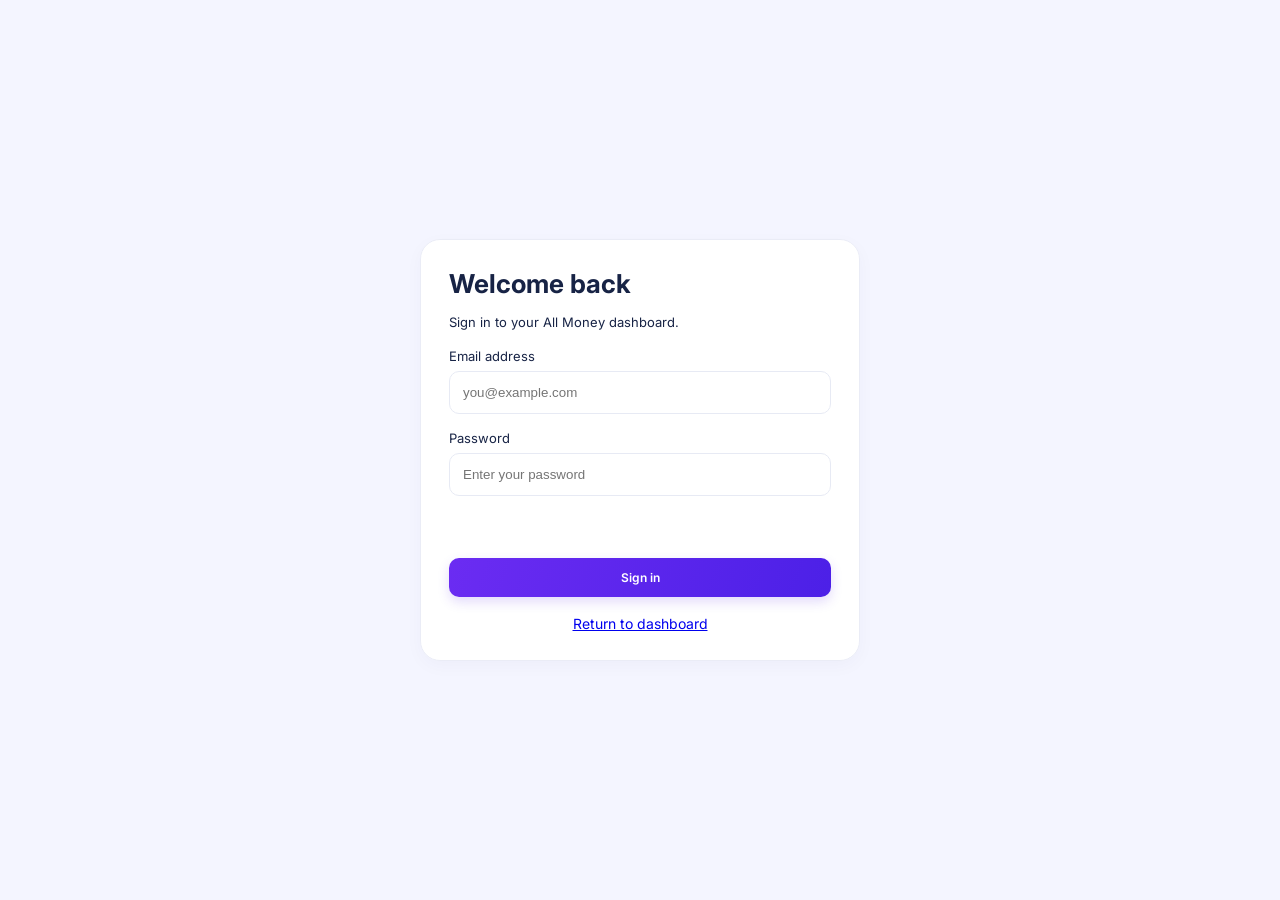
<file: login.html>
<!doctype html>
<html lang="en">
<head>
  <meta charset="utf-8">
  <meta name="viewport" content="width=device-width,initial-scale=1">
  <meta name="theme-color" content="#6327ef">
  <title>All Money — Sign in</title>
  <link rel="stylesheet" href="style.css">
  <style>
    body{min-height:100vh;display:grid;place-items:center;padding:22px;background:var(--bg,#f4f5fb)}
    .auth-card{width:min(440px,100%);padding:28px;border-radius:20px}
    .auth-card h1{margin:0 0 8px}.auth-card p{line-height:1.55}
    .auth-card label{display:grid;gap:7px;margin:16px 0}
    .auth-card input{width:100%;box-sizing:border-box;padding:13px;border:1px solid var(--line,#ddd);border-radius:10px}
    .auth-card button{width:100%;margin-top:10px}
    .auth-message{min-height:22px;font-size:14px;overflow-wrap:anywhere}
    .auth-message.error{color:#b42336}.auth-message.success{color:#167345}
    .auth-links{margin-top:18px;text-align:center;font-size:14px}
  </style>
</head>
<body>
  <main class="panel auth-card">
    <h1>Welcome back</h1>
    <p>Sign in to your All Money dashboard.</p>
    <form id="loginForm">
      <label>Email address
        <input name="email" type="email" autocomplete="username" required maxlength="254" placeholder="you@example.com">
      </label>
      <label>Password
        <input name="password" type="password" autocomplete="current-password" required maxlength="128" placeholder="Enter your password">
      </label>
      <p id="loginMessage" class="auth-message" role="status" aria-live="polite"></p>
      <button class="primary-button" id="loginButton" type="submit">Sign in</button>
    </form>
    <div class="auth-links"><a href="index.html">Return to dashboard</a></div>
  </main>
  <script>
    (() => {
      const form = document.getElementById('loginForm');
      const message = document.getElementById('loginMessage');
      const button = document.getElementById('loginButton');
      const params = new URLSearchParams(location.search);
      const next = params.get('next');
      const safeNext = next && next.startsWith('/') && !next.startsWith('//') ? next : '/index.html';
      form.addEventListener('submit', async event => {
        event.preventDefault();
        message.className = 'auth-message';
        message.textContent = 'Signing in…';
        button.disabled = true;
        try {
          const response = await fetch('/api/login', {
            method: 'POST',
            credentials: 'same-origin',
            cache: 'no-store',
            headers: {'content-type': 'application/json'},
            body: JSON.stringify({
              email: form.elements.email.value.trim(),
              password: form.elements.password.value
            })
          });
          let data = {};
          try { data = await response.json(); } catch (_) {}
          if (!response.ok) throw new Error(data.error || 'Sign-in failed. Please try again.');
          message.className = 'auth-message success';
          message.textContent = 'Signed in successfully. Redirecting…';
          location.replace(safeNext);
        } catch (error) {
          message.className = 'auth-message error';
          message.textContent = error.message || 'Unable to sign in. Check your connection and try again.';
        } finally {
          button.disabled = false;
        }
      });
    })();
  </script>
</body>
</html>
</file>
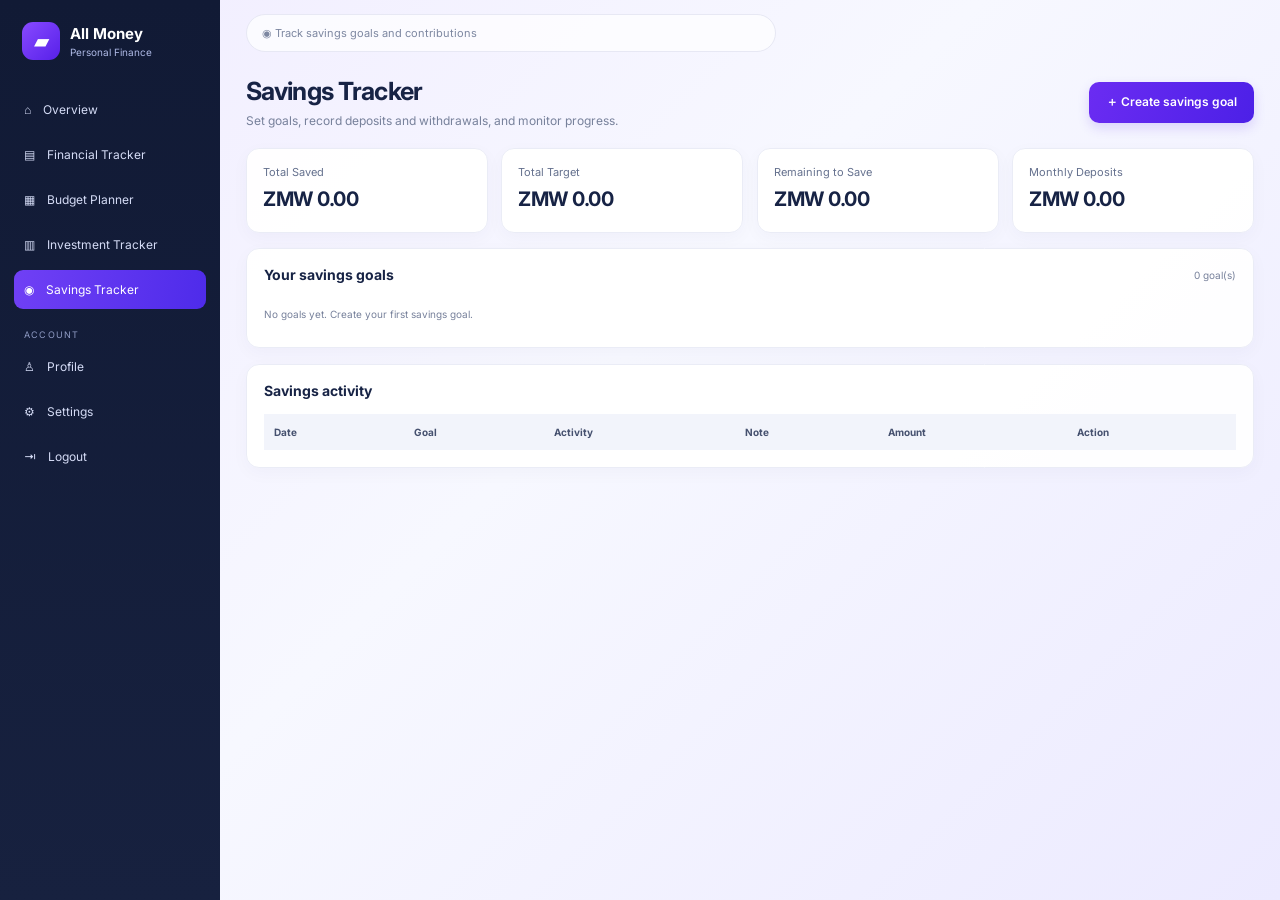
<file: savings.html>
<!doctype html><html lang="en"><head><meta charset="utf-8"><meta name="viewport" content="width=device-width,initial-scale=1"><title>All Money — Savings Tracker</title><link rel="stylesheet" href="style.css"><style>
.saving-grid{display:grid;grid-template-columns:repeat(2,minmax(0,1fr));gap:14px}.goal{padding:17px;border:1px solid #eaecf6;border-radius:13px;background:white}.goal h3{margin:0 0 8px;font-size:14px}.goal strong{font-size:19px}.progress{height:9px;background:#edf0f8;border-radius:9px;overflow:hidden;margin:12px 0}.progress i{display:block;height:100%;background:linear-gradient(90deg,#7446ed,#397af5)}.goal-actions{display:flex;gap:7px;flex-wrap:wrap;margin-top:12px}.goal-actions button{padding:7px 9px;border:1px solid #e1e5f2;border-radius:7px;background:#f7f8ff;color:#5631d9;cursor:pointer}.goal-actions .del{color:#d83d57;background:#fff0f2}@media(max-width:700px){.saving-grid{grid-template-columns:1fr}}
dialog{border:0;border-radius:15px;width:min(480px,calc(100% - 28px));padding:22px;box-shadow:0 20px 80px #101a3650}dialog::backdrop{background:#0b143c70}dialog label{display:grid;gap:6px;margin:12px 0;font-size:12px}dialog input,dialog select,dialog textarea{box-sizing:border-box;width:100%;padding:10px;border:1px solid #dfe3f0;border-radius:8px}dialog textarea{min-height:60px}.dialog-actions{display:flex;gap:8px;margin-top:12px}
</style></head><body><div class="app"><aside class="sidebar"><a class="brand" href="index.html"><span class="brand-icon">▰</span><span><b>All Money</b><small>Personal Finance</small></span></a><nav><a href="index.html">⌂ <span>Overview</span></a><a href="tracker.html">▤ <span>Financial Tracker</span></a><a href="budget.html">▦ <span>Budget Planner</span></a><a href="investment.html">▥ <span>Investment Tracker</span></a><a class="active" href="savings.html">◉ <span>Savings Tracker</span></a></nav><div class="nav-label">ACCOUNT</div><nav class="account"><a href="#" data-profile>♙ <span>Profile</span></a><a href="#" data-settings>⚙ <span>Settings</span></a><a href="login.html" id="logout">⇥ <span>Logout</span></a></nav></aside><main class="main"><header class="topbar"><div class="search">◉ <span>Track savings goals and contributions</span></div></header><section class="page-heading"><div><h1>Savings Tracker</h1><p>Set goals, record deposits and withdrawals, and monitor progress.</p></div><button class="primary-button" id="addGoal">＋ Create savings goal</button></section><section class="stats"><article class="stat"><div class="stat-top">Total Saved</div><strong id="saved">ZMW 0.00</strong></article><article class="stat"><div class="stat-top">Total Target</div><strong id="targets">ZMW 0.00</strong></article><article class="stat"><div class="stat-top">Remaining to Save</div><strong id="remaining">ZMW 0.00</strong></article><article class="stat"><div class="stat-top">Monthly Deposits</div><strong id="monthly">ZMW 0.00</strong></article></section><section class="panel" style="margin-bottom:16px"><div class="panel-title"><h2>Your savings goals</h2><span id="count" class="muted"></span></div><div class="saving-grid" id="goals"></div><p id="empty" class="muted">No goals yet. Create your first savings goal.</p></section><section class="panel"><div class="panel-title"><h2>Savings activity</h2></div><div class="table-scroll"><table><thead><tr><th>Date</th><th>Goal</th><th>Activity</th><th>Note</th><th>Amount</th><th>Action</th></tr></thead><tbody id="activities"></tbody></table></div></section></main></div>
<dialog id="goalDialog"><form id="goalForm"><div class="panel-title"><h2 id="goalTitle">Create savings goal</h2><button type="button" class="close" id="closeGoal">×</button></div><input type="hidden" name="id"><label>Goal name<input name="name" required maxlength="70" placeholder="Emergency fund"></label><div class="dialog-grid"><label>Target amount<input name="target" type="number" min=".01" step=".01" required></label><label>Currency<select name="currency"><option>ZMW</option><option>USD</option></select></label><label>Target date<input name="targetDate" type="date"></label><label>Starting balance<input name="starting" type="number" min="0" step=".01" value="0"></label></div><label>Notes<textarea name="notes" maxlength="300"></textarea></label><div class="dialog-actions"><button class="primary-button" type="submit">Save goal</button><button type="button" class="secondary" id="cancelGoal">Cancel</button></div></form></dialog>
<dialog id="activityDialog"><form id="activityForm"><div class="panel-title"><h2>Record savings activity</h2><button type="button" class="close" id="closeActivity">×</button></div><label>Savings goal<select name="goalId" required></select></label><div class="dialog-grid"><label>Activity<select name="type"><option value="deposit">Deposit</option><option value="withdrawal">Withdrawal</option></select></label><label>Amount<input name="amount" type="number" min=".01" step=".01" required></label><label>Date<input name="date" type="date" required></label></div><label>Note<input name="note" maxlength="150"></label><div class="dialog-actions"><button class="primary-button" type="submit">Save activity</button><button type="button" class="secondary" id="cancelActivity">Cancel</button></div></form></dialog><script src="savings.js"></script><script defer src="account-tools.js?v=20261020"></script></body></html>
</file>
<file: style.css>
@import url('https://fonts.googleapis.com/css2?family=Inter:wght@400;500;600;700;800&display=swap');
:root{--purple:#6327ef;--purple2:#7845fa;--navy:#111b38;--ink:#172345;--muted:#77819b;--line:#e7eaf4;--bg:#f4f5ff;--white:#fff;--green:#159d61;--red:#e8495e}
*{box-sizing:border-box}body{margin:0;font-family:Inter,Arial,sans-serif;color:var(--ink);background:linear-gradient(135deg,#f1edff,#f7f8ff 45%,#eceaff);font-size:13px}
.app{display:flex;min-height:100vh}.sidebar{width:220px;flex-shrink:0;background:linear-gradient(180deg,#111a35,#17213f);color:#e7eaff;padding:22px 14px;display:flex;flex-direction:column;gap:20px}.brand{display:flex;gap:10px;align-items:center;color:white;text-decoration:none;padding:0 8px 10px}.brand-icon{display:grid;place-items:center;width:38px;height:38px;background:linear-gradient(135deg,#884aff,#5720e9);border-radius:11px;font-size:20px}.brand b{display:block;font-size:15px}.brand small{display:block;font-size:10px;color:#aeb9e5;margin-top:3px}.sidebar nav{display:grid;gap:6px}.sidebar nav a{color:#d5dcf6;text-decoration:none;padding:12px 10px;border-radius:9px;display:flex;gap:12px;align-items:center;font-size:12px}.sidebar nav a.active,.sidebar nav a:hover{background:linear-gradient(100deg,#7040f5,#4e2bea);color:white}.nav-label{font-size:9px;color:#8f9bc4;letter-spacing:1.2px;padding-left:10px;margin-bottom:-13px}.sidebar-foot{margin-top:auto;color:#8995bb;font-size:10px;padding:10px}
.main{min-width:0;flex:1;padding:0 26px 28px}.topbar{height:66px;display:flex;align-items:center;justify-content:space-between;gap:16px}.search{background:#ffffffb8;border:1px solid #e7e8f4;border-radius:30px;padding:11px 15px;max-width:530px;width:55%;color:#7d87a1;font-size:11px}.user{display:flex;align-items:center;gap:10px;font-size:10px}.bell{font-size:18px}.avatar{width:28px;height:28px;border-radius:50%;display:grid;place-items:center;background:#5527e8;color:white;font-size:10px;font-weight:700}.page-heading{display:flex;justify-content:space-between;align-items:center;gap:14px;margin:10px 0 20px}.page-heading h1{font-size:25px;letter-spacing:-.7px;margin:0 0 7px}.page-heading p{margin:0;color:var(--muted);font-size:12px}.date{font-size:10px;color:#687493}
.stats{display:grid;grid-template-columns:repeat(4,minmax(0,1fr));gap:13px;margin-bottom:15px}.stat,.panel{background:#ffffffed;border:1px solid #eaecf6;border-radius:13px;box-shadow:0 5px 18px #24255a08}.stat{padding:16px;min-width:0}.stat-top{display:flex;align-items:center;justify-content:space-between;color:#65718e;font-size:11px;gap:6px}.stat-icon{width:31px;height:31px;border-radius:9px;display:grid;place-items:center;font-size:16px}.blue{background:#e4edff;color:#3978ee}.green{background:#def8eb;color:#19a46b}.red{background:#ffe5e9;color:#e84e68}.purple{background:#eee5ff;color:#7541ee}.stat strong{display:block;font-size:20px;margin:8px 0 5px;letter-spacing:-.5px}.stat em{font-size:10px;font-style:normal;font-weight:700}.positive{color:var(--green)}.negative{color:var(--red)}
.dashboard-grid{display:grid;grid-template-columns:1.2fr 1fr;gap:14px;margin-bottom:16px}.panel{padding:17px;min-width:0}.panel h2,.panel-title h2{font-size:14px;margin:0}.panel-title{display:flex;align-items:center;justify-content:space-between;gap:12px;margin-bottom:15px}.muted{color:var(--muted);font-size:10px}.panel-title select{font-size:10px;border:1px solid var(--line);border-radius:7px;background:#fff;padding:8px;color:#586480}
.bar-chart{height:180px;display:flex;align-items:flex-end;justify-content:space-around;gap:7px;padding:12px 0 0;background:repeating-linear-gradient(to bottom,transparent 0,transparent 42px,#edf0f8 43px)}.bar-group{height:100%;display:flex;align-items:flex-end;gap:4px;position:relative;flex:1;justify-content:center;padding-bottom:19px}.bar-group i,.bar-group b{width:9px;max-width:40%;border-radius:4px 4px 0 0;display:block;background:#7141f5}.bar-group b{background:#f05ba4}.bar-group small{position:absolute;bottom:0;color:#7d87a0;font-size:9px}.legend{display:flex;justify-content:center;gap:18px;font-size:10px;color:#7a849d;margin-top:12px}.dot{display:inline-block;width:8px;height:8px;border-radius:3px;margin-right:6px;background:#7141f5}.income{background:#7042f5}.expense{background:#f05ba4}.donut-wrap{display:flex;align-items:center;justify-content:space-around;gap:16px;min-height:200px}.donut{width:142px;height:142px;flex-shrink:0;border-radius:50%;display:grid;place-items:center;background:conic-gradient(#377cf6 0 28%,#7446ed 28% 46%,#ef5599 46% 58%,#ff963d 58% 73%,#f5c343 73% 83%,#20b99b 83% 100%);position:relative}.donut:before{content:"";position:absolute;width:91px;height:91px;border-radius:50%;background:white}.donut>div{position:relative;text-align:center;display:grid;gap:4px}.donut b{font-size:10px;color:#64708c}.donut strong{font-size:14px}.legend-list{list-style:none;margin:0;padding:0;display:grid;gap:12px;min-width:110px;flex:1;font-size:10px;color:#6d7791}.legend-list li{display:flex;align-items:center;white-space:nowrap}.legend-list li b{margin-left:auto;color:#2d3857;font-size:10px}.c1{background:#397af5}.c2{background:#7650ef}.c3{background:#ee559a}.c4{background:#ff963d}.c5{background:#f5c343}.c6{background:#22b99b}
.section-heading{font-size:15px;margin:0 0 13px}.quick-actions{display:grid;grid-template-columns:repeat(4,minmax(0,1fr));gap:13px}.primary-button{display:inline-flex;align-items:center;justify-content:center;gap:8px;text-decoration:none;border:0;border-radius:10px;background:linear-gradient(110deg,#6b2cf2,#4c20e7);color:white;padding:12px 17px;font:600 12px Inter,Arial,sans-serif;cursor:pointer;box-shadow:0 5px 12px #5929e92b}.primary-button:hover{filter:brightness(1.04);transform:translateY(-1px)}button.secondary{border:1px solid var(--line);background:#fff;color:#5c36d7;border-radius:8px;padding:9px 12px;cursor:pointer;font-weight:600}.tracker-tools{display:grid;grid-template-columns:1.5fr 1fr;gap:14px;margin-bottom:17px}.import-card{display:grid;grid-template-columns:45px 1fr;gap:13px;align-items:start;padding:19px;border-radius:13px;color:#fff;background:linear-gradient(120deg,#7650f8,#4c2bea);box-shadow:0 7px 20px #5d37ed30}.import-card h2{font-size:15px;margin:0 0 7px}.import-card p{font-size:11px;line-height:1.5;color:#e5dcff;margin:0 0 12px}.upload-icon{font-size:28px}.dropzone{min-height:66px;border:1px dashed #d9d0ff;border-radius:9px;background:#ffffffde;color:#5a2de9;display:flex;align-items:center;justify-content:center;gap:12px;text-align:center;padding:10px;font-size:19px;cursor:pointer}.dropzone span{font-size:10px}.dropzone small{display:block;font-size:9px;color:#8189a2;margin-top:4px}.dropzone input{display:none}.file-status{margin-top:8px!important;color:#fff}.filters h2{margin:0 0 12px}.filter-row{display:flex;gap:10px;margin-bottom:10px}.filter-row label,dialog label{display:grid;gap:5px;flex:1;min-width:0;color:#68738f;font-size:10px}.filter-row input,.filter-row select,dialog input,dialog select{width:100%;font-size:11px;border:1px solid var(--line);border-radius:7px;padding:10px;background:white;color:#273351}.filters>.primary-button{width:100%;padding:10px}
.table-panel{margin-bottom:16px}.table-scroll{overflow-x:auto}table{border-collapse:collapse;width:100%;white-space:nowrap;text-align:left;font-size:10px}thead{background:#f2f4fb}th{font-weight:700;color:#46516f;padding:12px 10px}td{padding:12px 10px;border-bottom:1px solid #edf0f7;color:#46516f}tbody tr:last-child td{border-bottom:0}tbody tr:hover{background:#fafaff}.tag{display:inline-block;padding:4px 7px;border-radius:5px;font-size:9px;background:#e2edff;color:#3b69d9}.tag.income{background:#ddf8e8;color:#19975d}.tag.expense{background:#ffe4eb;color:#e4496a}.tag.transfer{background:#e2edff;color:#3b69d9}.amount{font-weight:700}.down{color:#e8495e}.up{color:#159d61}.row-actions{display:flex;gap:5px}.row-actions button{border:1px solid #e1e5f2;background:#f7f8ff;color:#5631d9;border-radius:6px;padding:5px 8px;font:600 10px Inter,Arial,sans-serif;cursor:pointer}.row-actions .delete{background:#fff0f2;color:#d83d57;border-color:#ffd8df}.month-control{display:flex;align-items:center;gap:8px}.month-control button:not(.primary-button){border:1px solid var(--line);background:white;border-radius:8px;padding:8px 11px;color:#53607f;cursor:pointer}.month-control strong{font-size:11px;padding:0 5px}.budget-grid{display:grid;grid-template-columns:1.2fr 1fr;gap:14px}.budget-grid>.panel{padding:20px}.budget-grid h2{margin-bottom:20px}.budget-item{position:relative;margin-bottom:20px;padding-right:34px}.budget-item>div:first-child{display:flex;justify-content:space-between;gap:10px;margin-bottom:9px}.budget-item span{font-size:11px;font-weight:650}.budget-item small{font-size:10px;color:#6d7893}.progress{height:8px;background:#edf0f7;border-radius:8px;overflow:hidden}.progress i{display:block;height:100%;border-radius:8px;background:#7651f5}.budget-item .percent{position:absolute;right:0;bottom:0;font-weight:700;color:#65708a}.right-stack{display:grid;gap:14px;align-content:start}.compact{min-height:155px}.compact .donut{width:120px;height:120px}.compact .donut:before{width:76px;height:76px}.alerts h2{margin-bottom:12px}.alerts p{margin:0;padding:10px 0;border-top:1px solid #edf0f7;display:grid;gap:5px;font-size:11px}.alerts p small{color:#7c86a0;font-size:10px}.line-chart{height:190px;position:relative;background:repeating-linear-gradient(to bottom,transparent 0,transparent 44px,#edf0f8 45px)}.line-chart svg{width:100%;height:165px;overflow:visible}.axis-labels{display:flex;justify-content:space-between;color:#7d87a0;font-size:9px}.investment-grid{grid-template-columns:1.25fr 1fr}dialog{border:0;border-radius:15px;box-shadow:0 20px 80px #101a3650;width:min(480px,calc(100% - 30px));padding:23px;color:var(--ink)}dialog::backdrop{background:#0b143c70;backdrop-filter:blur(3px)}dialog form>label{margin:14px 0;font-size:11px}.dialog-grid{display:grid;grid-template-columns:1fr 1fr;gap:12px}.close{border:0;background:#f1efff;border-radius:7px;width:30px;height:30px;font-size:20px;color:#6841e8;cursor:pointer}.dialog-actions{display:flex;gap:8px;margin-top:12px}.dialog-actions button{flex:1}.empty{color:#78829b;padding:20px;text-align:center}.alert-note{border-radius:9px;background:#fff7e7;color:#9a6500;padding:12px;margin-top:10px;font-size:11px}.reconcile{font-size:10px}.pill{border-radius:20px;background:#fff0d9;color:#9a6500;padding:4px 7px;font-size:9px}
@media(max-width:1050px){.sidebar{width:190px}.main{padding:0 18px 25px}.stats{grid-template-columns:repeat(2,minmax(0,1fr))}.dashboard-grid,.budget-grid,.tracker-tools{grid-template-columns:1fr}.donut-wrap{justify-content:flex-start;gap:35px}.quick-actions{grid-template-columns:repeat(2,minmax(0,1fr))}}
@media(max-width:650px){.app{display:block}.sidebar{width:100%;min-height:0;padding:13px 12px;gap:10px}.brand{padding:0 5px 5px}.sidebar nav{display:flex;overflow-x:auto;gap:5px;margin:0}.sidebar nav a{white-space:nowrap;padding:10px 9px}.sidebar nav a span{display:inline}.nav-label,.sidebar-foot,.sidebar nav.account{display:none}.main{padding:0 12px 22px}.topbar{height:55px}.search{width:60%;padding:0 10px}.welcome{display:none}.page-heading{align-items:flex-start;flex-wrap:wrap;margin:15px 0}.page-heading h1{font-size:21px}.stats{gap:9px}.stat{padding:13px}.stat strong{font-size:16px}.stat-top{font-size:10px}.stat-icon{width:27px;height:27px}.date{display:none}.panel{padding:14px}.donut-wrap{gap:15px;justify-content:space-between}.donut{width:120px;height:120px}.donut:before{width:76px;height:76px}.donut strong{font-size:12px}.legend-list{min-width:100px}.quick-actions{gap:8px}.quick-actions .primary-button{padding:12px 8px;font-size:10px}.month-control{flex-wrap:wrap}.filter-row{gap:7px}.import-card{padding:14px;grid-template-columns:30px 1fr}.table-panel{padding:12px}.budget-grid>.panel{padding:15px}.user{gap:6px}.stats .stat-top{min-height:28px}.dialog-grid{grid-template-columns:1fr}}
/* Premium 3D dashboard effects */
.stat,
.stat-card,
.panel,
.chart-card,
.quick-actions button {
  transform-style: preserve-3d;
  transition:
    transform 0.35s ease,
    box-shadow 0.35s ease;
}

.stat,
.stat-card,
.panel,
.chart-card {
  animation: zanacoRiseIn 0.7s ease both;
}

@media (hover: hover) and (pointer: fine) {
  .stat:hover,
  .stat-card:hover {
    transform: perspective(900px)
      translateY(-8px) rotateX(4deg) rotateY(-3deg);
    box-shadow: 0 18px 35px rgba(0, 0, 0, 0.22);
  }

  .panel:hover,
  .chart-card:hover {
    transform: perspective(1200px) translateY(-4px);
    box-shadow: 0 16px 32px rgba(0, 0, 0, 0.16);
  }

  .quick-actions button:hover {
    transform: perspective(600px) translateY(-4px)
      rotateX(5deg) scale(1.02);
  }
}

@keyframes zanacoRiseIn {
  from {
    opacity: 0;
    transform: perspective(1000px) translateY(18px)
      rotateX(3deg);
  }
  to {
    opacity: 1;
    transform: perspective(1000px) translateY(0)
      rotateX(0);
  }
}

@media (prefers-reduced-motion: reduce) {
  .stat,
  .stat-card,
  .panel,
  .chart-card,
  .quick-actions button {
    animation: none;
    transition: none;
  }
}

@keyframes finance-enter {
  from {
    opacity: 0;
    transform: perspective(1000px) translateY(18px) rotateX(4deg);
  }
  to {
    opacity: 1;
    transform: perspective(1000px) translateY(0) rotateX(0);
  }
}

.page-heading {
  animation: finance-enter .65s ease-out both;
}

.stats .stat,
.dashboard-grid .panel {
  transform-style: preserve-3d;
  transition: transform .3s ease, box-shadow .3s ease, border-color .3s ease;
  animation: finance-enter .7s ease-out both;
}

.stats .stat:nth-child(2) { animation-delay: .08s; }
.stats .stat:nth-child(3) { animation-delay: .16s; }
.stats .stat:nth-child(4) { animation-delay: .24s; }

.stat-icon,
.brand-icon {
  transition: transform .3s ease;
}

.primary-button {
  transition: transform .25s ease, box-shadow .25s ease;
}

@media (hover: hover) and (pointer: fine) {
  .stats .stat:hover {
    transform: perspective(1000px) translateY(-6px) rotateX(3deg) rotateY(-2deg);
    box-shadow: 0 18px 32px #00000025;
  }

  .stats .stat:hover .stat-icon {
    transform: translateZ(18px) rotate(-5deg);
  }

  .dashboard-grid .panel:hover {
    transform: perspective(1000px) translateY(-4px) rotateX(1.5deg);
    box-shadow: 0 18px 32px #00000020;
  }

  .primary-button:hover {
    transform: perspective(600px) translateY(-3px) rotateX(4deg);
    box-shadow: 0 12px 24px #6327ef45;
  }

  .brand:hover .brand-icon {
    transform: perspective(500px) rotateY(12deg) rotateX(5deg);
  }
}

@media (prefers-reduced-motion: reduce) {
  .page-heading,
  .stats .stat,
  .dashboard-grid .panel {
    animation: none !important;
  }

  *,
  *::before,
  *::after {
    transition-duration: .01ms !important;
  }
}
</file>
